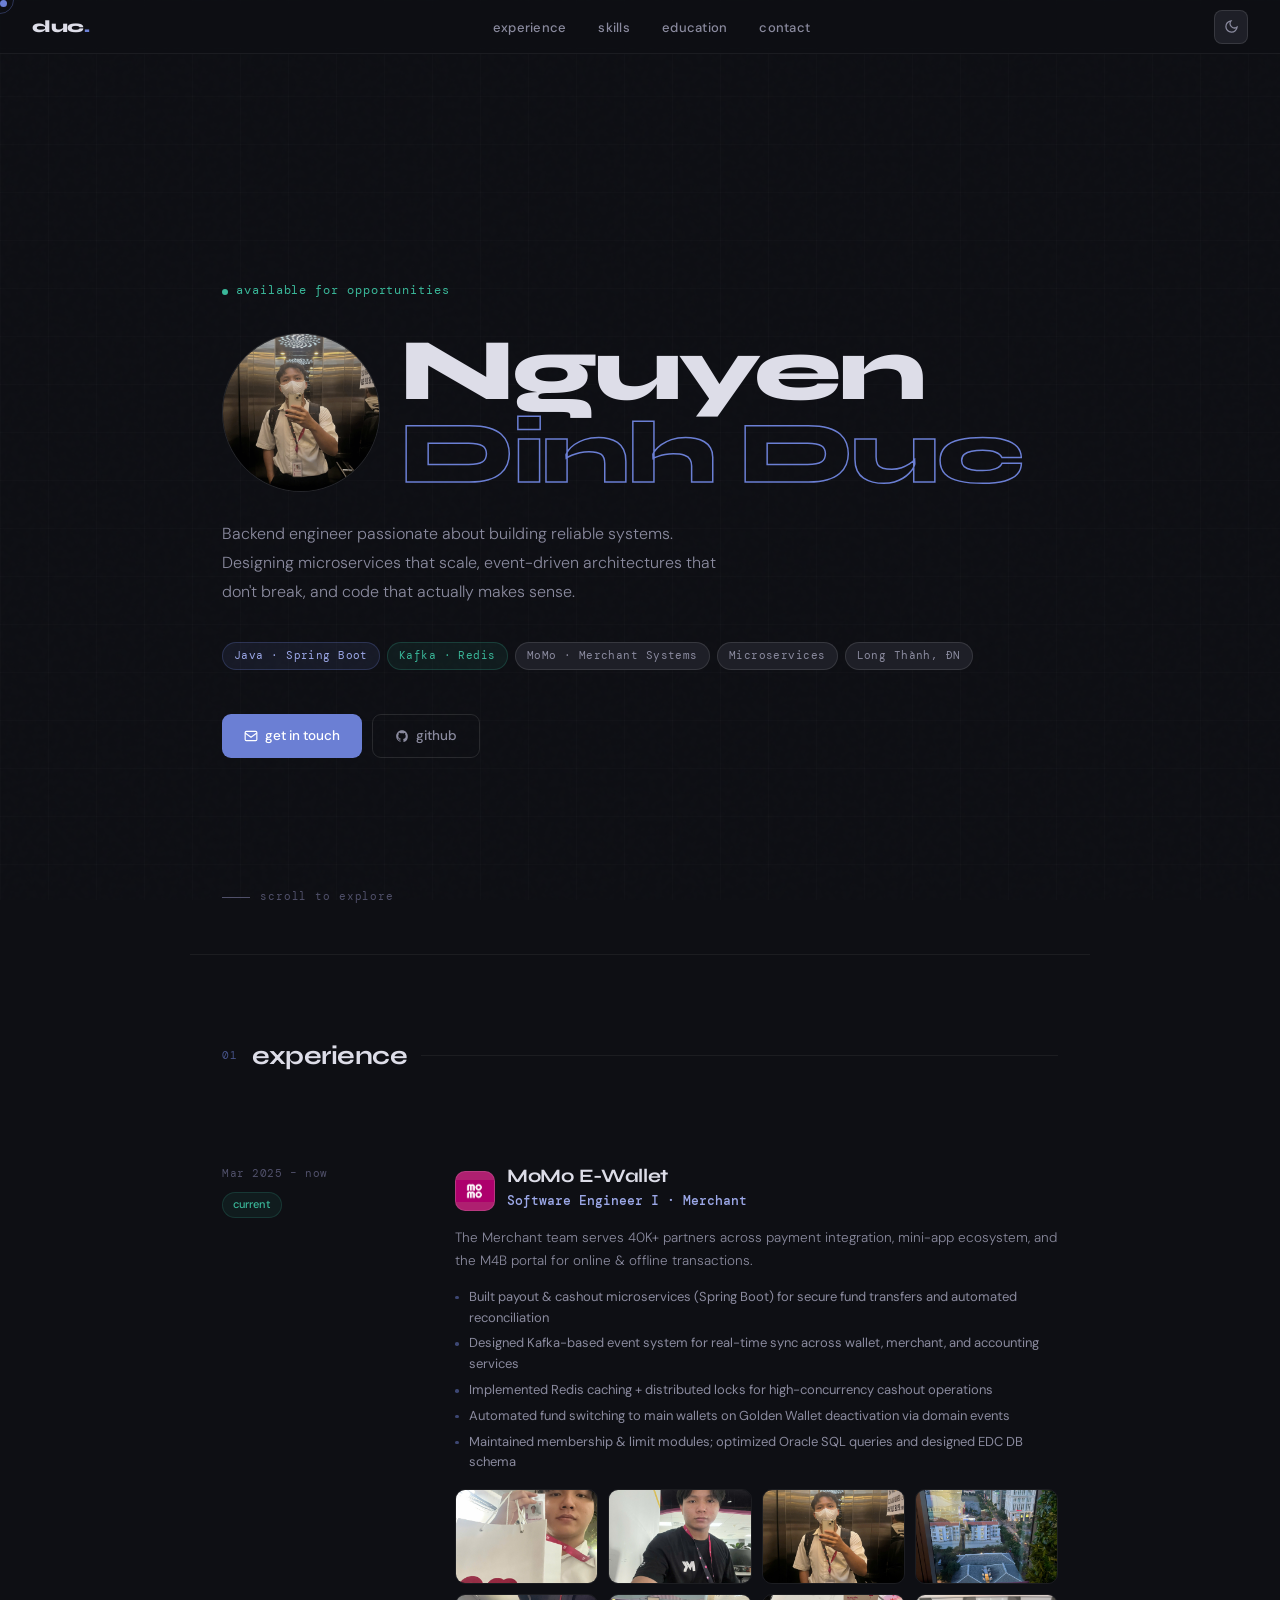
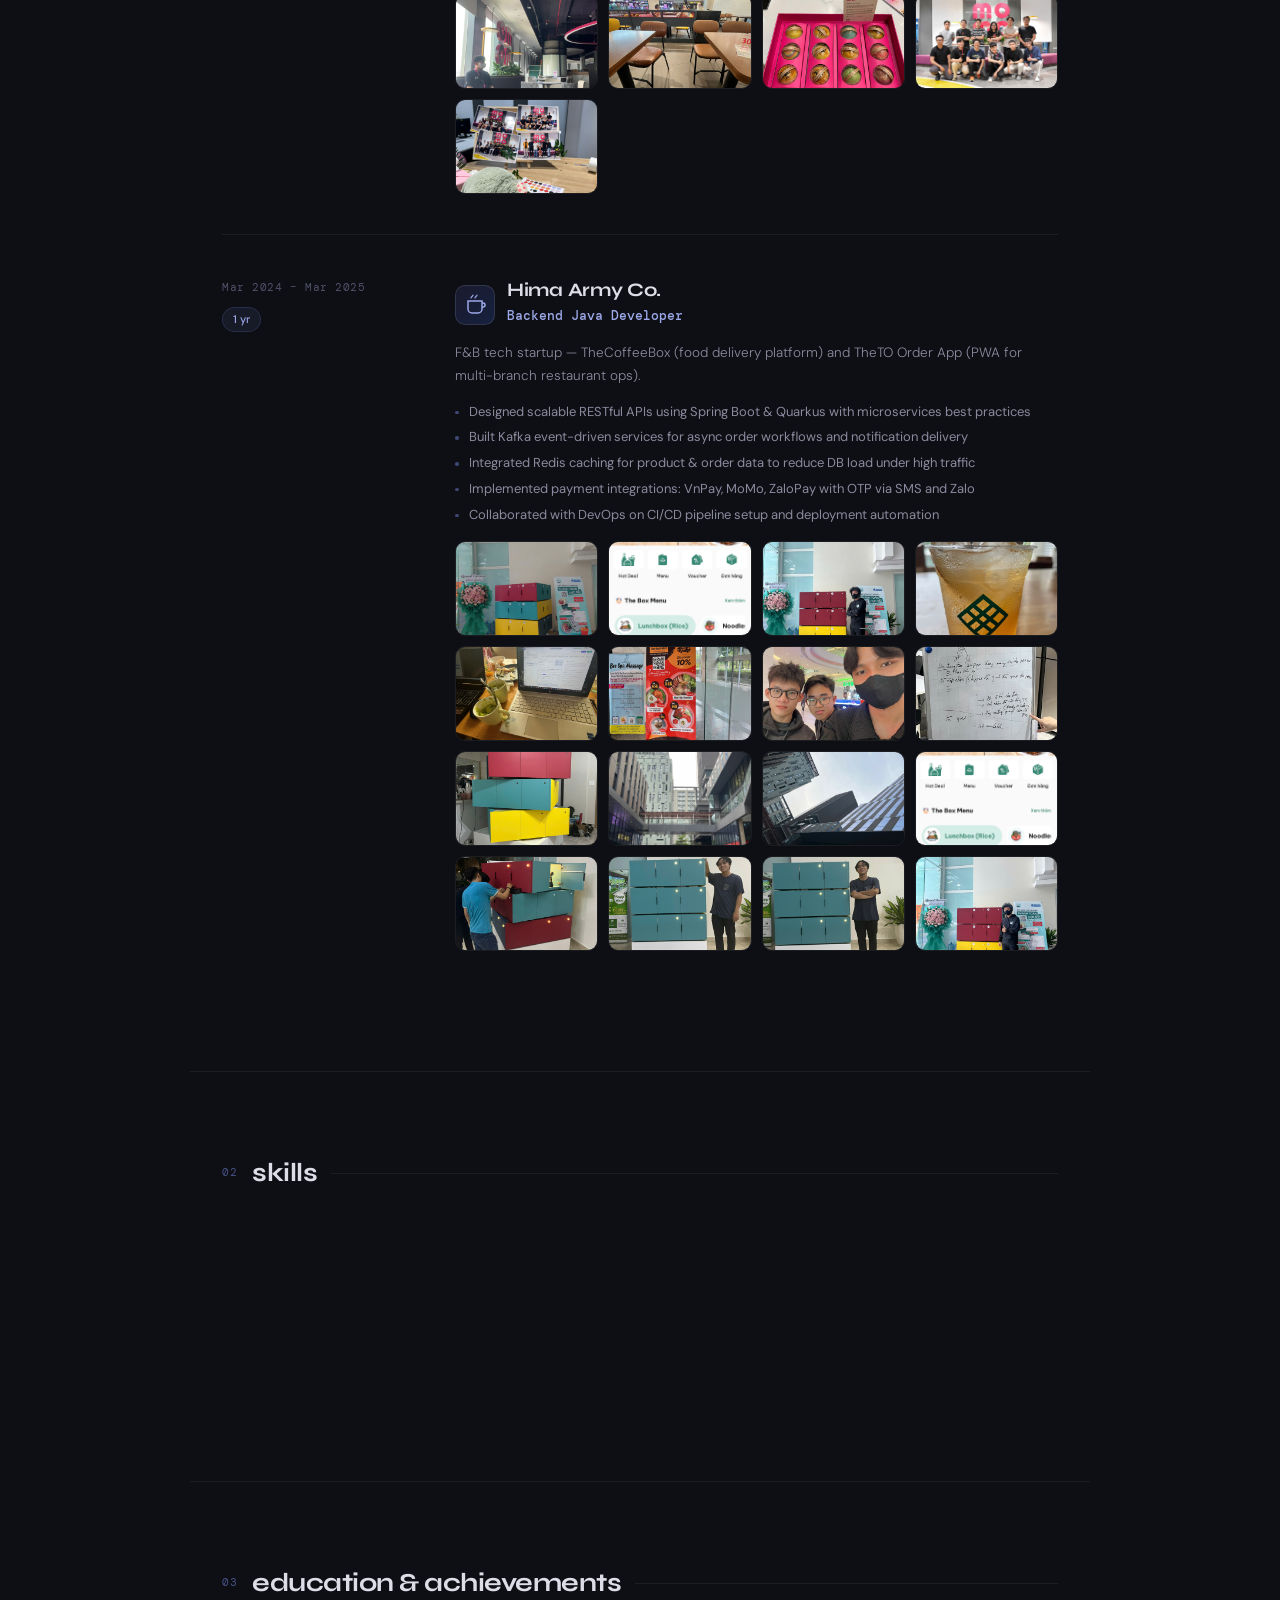
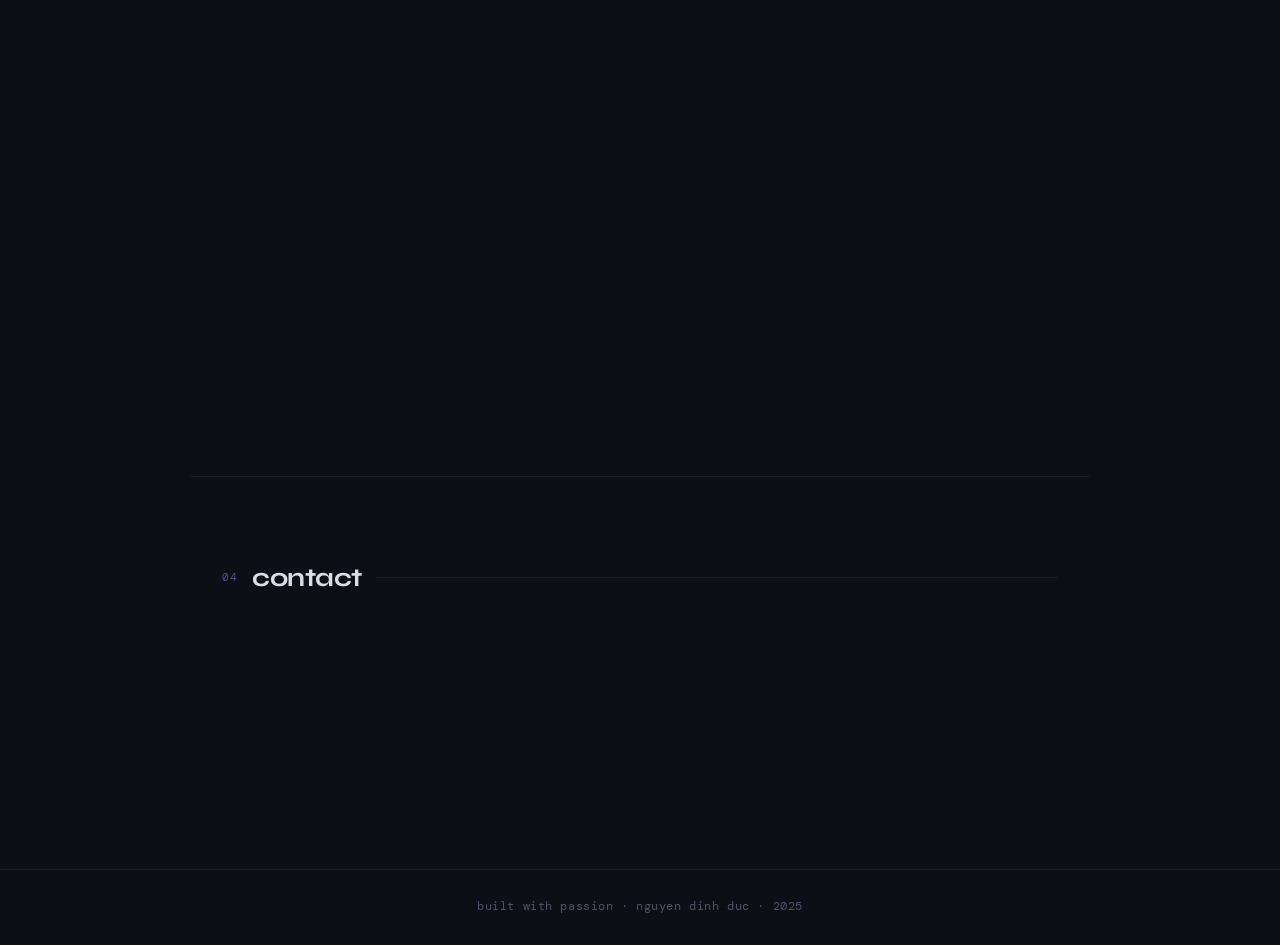
<file: index.html>
<!DOCTYPE html>
<html lang="vi" data-theme="dark">
<head>
<meta charset="UTF-8">
<meta name="viewport" content="width=device-width, initial-scale=1.0">
<title>Nguyen Dinh Duc — Backend Engineer</title>
<link rel="preconnect" href="https://fonts.googleapis.com">
<link href="https://fonts.googleapis.com/css2?family=Syne:wght@400;500;600;700;800&family=DM+Mono:ital,wght@0,400;0,500;1,400&family=DM+Sans:ital,opsz,wght@0,9..40,300;0,9..40,400;0,9..40,500;1,9..40,300&display=swap" rel="stylesheet">
<style>
:root {
  --bg: #0e0f14;
  --bg2: #13141a;
  --bg3: #18191f;
  --surface: #1e1f27;
  --surface2: #252630;
  --border: rgba(255,255,255,0.06);
  --border2: rgba(255,255,255,0.11);
  --text: #dddde8;
  --text2: #8a8a9e;
  --text3: #50506a;
  --accent: #6b7fd4;
  --accent2: #9ca8e8;
  --accent-bg: rgba(107,127,212,0.1);
  --teal: #3ab89a;
  --teal-bg: rgba(58,184,154,0.08);
  --amber: #d4923a;
  --amber-bg: rgba(212,146,58,0.1);
  --glow: none;
}
[data-theme="light"] {
  --bg: #f6f6f4;
  --bg2: #f0f0ee;
  --bg3: #e9e9e6;
  --surface: #ffffff;
  --surface2: #f4f4f2;
  --border: rgba(0,0,0,0.07);
  --border2: rgba(0,0,0,0.12);
  --text: #1e1e2e;
  --text2: #58586e;
  --text3: #94949e;
  --accent: #5262b8;
  --accent2: #6b7fd4;
  --accent-bg: rgba(82,98,184,0.08);
  --teal: #1a9478;
  --teal-bg: rgba(26,148,120,0.08);
  --amber: #b07828;
  --amber-bg: rgba(176,120,40,0.08);
}
*, *::before, *::after { box-sizing: border-box; margin: 0; padding: 0; }
html { scroll-behavior: smooth; }
body {
  font-family: 'DM Sans', sans-serif;
  background: var(--bg);
  color: var(--text);
  line-height: 1.6;
  overflow-x: hidden;
}

.cursor { width: 7px; height: 7px; background: var(--accent); border-radius: 50%; position: fixed; pointer-events: none; z-index: 9999; top: 0; left: 0; }
.cursor-ring { width: 28px; height: 28px; border: 1px solid rgba(107,127,212,0.35); border-radius: 50%; position: fixed; pointer-events: none; z-index: 9998; transition: all 0.08s ease; top: 0; left: 0; }

nav {
  position: sticky; top: 0; z-index: 100;
  background: rgba(14,15,20,0.82);
  backdrop-filter: blur(18px);
  border-bottom: 1px solid var(--border);
  padding: 0 2rem;
  display: flex; align-items: center; justify-content: space-between;
  height: 54px;
}
[data-theme="light"] nav { background: rgba(246,246,244,0.88); }
.nav-logo { font-family: 'Syne', sans-serif; font-weight: 800; font-size: 17px; color: var(--text); text-decoration: none; letter-spacing: -0.5px; }
.nav-logo span { color: var(--accent); }
.nav-links { display: flex; gap: 2rem; list-style: none; }
.nav-links a { font-size: 13px; font-weight: 500; color: var(--text2); text-decoration: none; letter-spacing: 0.02em; transition: color 0.2s; }
.nav-links a:hover { color: var(--text); }
.nav-right { display: flex; align-items: center; gap: 10px; }
.theme-btn { width: 34px; height: 34px; border: 1px solid var(--border2); border-radius: 8px; background: var(--surface); cursor: pointer; display: flex; align-items: center; justify-content: center; transition: all 0.2s; color: var(--text2); }
.theme-btn:hover { background: var(--surface2); color: var(--text); }
.theme-btn svg { width: 15px; height: 15px; }

/* HERO */
.hero { min-height: 100vh; display: flex; flex-direction: column; justify-content: center; padding: 6rem 2rem 4rem; max-width: 900px; margin: 0 auto; position: relative; }
.hero-eyebrow { display: inline-flex; align-items: center; gap: 8px; font-family: 'DM Mono', monospace; font-size: 11.5px; color: var(--teal); letter-spacing: 0.08em; margin-bottom: 1.75rem; opacity: 0; animation: fadeUp 0.6s ease 0.1s forwards; }
.dot-live { width: 6px; height: 6px; background: var(--teal); border-radius: 50%; animation: pulse 2.5s infinite; }
@keyframes pulse { 0%, 100% { opacity: 1; } 50% { opacity: 0.35; } }
.hero-name { font-family: 'Syne', sans-serif; font-weight: 800; font-size: clamp(48px, 7.5vw, 88px); line-height: 0.95; letter-spacing: -2.5px; color: var(--text); margin-bottom: 1.5rem; opacity: 0; animation: fadeUp 0.7s ease 0.2s forwards; }
.hero-name .highlight { color: transparent; -webkit-text-stroke: 1.5px var(--accent); }
.hero-desc { font-size: 16px; color: var(--text2); max-width: 500px; line-height: 1.8; margin-bottom: 2.25rem; font-weight: 300; opacity: 0; animation: fadeUp 0.7s ease 0.35s forwards; }
.hero-chips { display: flex; flex-wrap: wrap; gap: 7px; margin-bottom: 2.75rem; opacity: 0; animation: fadeUp 0.7s ease 0.45s forwards; }
.chip { font-family: 'DM Mono', monospace; font-size: 11px; padding: 4px 11px; border-radius: 100px; border: 1px solid var(--border2); color: var(--text2); background: var(--surface); letter-spacing: 0.04em; }
.chip.accent { background: var(--accent-bg); border-color: rgba(107,127,212,0.25); color: var(--accent2); }
.chip.teal { background: var(--teal-bg); border-color: rgba(58,184,154,0.22); color: var(--teal); }
.hero-actions { display: flex; gap: 10px; flex-wrap: wrap; opacity: 0; animation: fadeUp 0.7s ease 0.55s forwards; }
.btn-primary { display: inline-flex; align-items: center; gap: 7px; padding: 10px 22px; background: var(--accent); color: #fff; border: none; border-radius: 9px; font-size: 13.5px; font-weight: 500; text-decoration: none; cursor: pointer; transition: all 0.2s; font-family: 'DM Sans', sans-serif; }
.btn-primary:hover { opacity: 0.88; transform: translateY(-1px); }
.btn-ghost { display: inline-flex; align-items: center; gap: 7px; padding: 10px 22px; background: transparent; color: var(--text2); border: 1px solid var(--border2); border-radius: 9px; font-size: 13.5px; font-weight: 500; text-decoration: none; cursor: pointer; transition: all 0.2s; font-family: 'DM Sans', sans-serif; }
.btn-ghost:hover { border-color: var(--accent); color: var(--accent2); }
.hero-scroll { position: absolute; bottom: 3rem; left: 2rem; display: flex; align-items: center; gap: 10px; font-family: 'DM Mono', monospace; font-size: 11px; color: var(--text3); letter-spacing: 0.08em; opacity: 0; animation: fadeUp 0.7s ease 0.8s forwards; }
.scroll-line { width: 28px; height: 1px; background: var(--text3); animation: scrollLine 2s ease infinite; }
@keyframes scrollLine { 0%, 100% { width: 28px; opacity: 1; } 50% { width: 14px; opacity: 0.4; } }
@keyframes fadeUp { from { opacity: 0; transform: translateY(18px); } to { opacity: 1; transform: translateY(0); } }

/* SECTIONS */
section { max-width: 900px; margin: 0 auto; padding: 5rem 2rem; border-top: 1px solid var(--border); }
.section-header { display: flex; align-items: center; gap: 14px; margin-bottom: 2.75rem; }
.section-num { font-family: 'DM Mono', monospace; font-size: 11px; color: var(--accent); letter-spacing: 0.1em; opacity: 0.6; }
.section-title { font-family: 'Syne', sans-serif; font-size: 26px; font-weight: 700; letter-spacing: -0.5px; color: var(--text); }
.section-line { flex: 1; height: 1px; background: var(--border); }

/* EXPERIENCE */
.exp-timeline { display: flex; flex-direction: column; }
.exp-item { display: grid; grid-template-columns: 1fr 3fr; gap: 2rem; padding: 2.5rem 0; border-bottom: 1px solid var(--border); opacity: 0; transform: translateY(20px); transition: opacity 0.5s ease, transform 0.5s ease; }
.exp-item.visible { opacity: 1; transform: translateY(0); }
.exp-item:last-child { border-bottom: none; }
.exp-meta { padding-top: 4px; }
.exp-period { font-family: 'DM Mono', monospace; font-size: 11px; color: var(--text3); letter-spacing: 0.05em; margin-bottom: 8px; }
.exp-badge { display: inline-block; font-size: 11px; padding: 3px 10px; border-radius: 100px; background: var(--teal-bg); color: var(--teal); border: 1px solid rgba(58,184,154,0.18); font-weight: 500; }
.exp-badge.current { animation: badgePulse 3.5s ease infinite; }
@keyframes badgePulse { 0%, 100% { box-shadow: 0 0 0 0 rgba(58,184,154,0.25); } 50% { box-shadow: 0 0 0 5px rgba(58,184,154,0); } }

/* Company logo area */
.exp-company-header { display: flex; align-items: center; gap: 12px; margin-bottom: 6px; }
.company-logo {
  width: 40px; height: 40px;
  border-radius: 10px;
  border: 1px solid var(--border2);
  background: var(--surface2);
  overflow: hidden;
  flex-shrink: 0;
  display: flex; align-items: center; justify-content: center;
}
.company-logo img { width: 100%; height: 100%; object-fit: contain; }
.company-logo-fallback {
  font-family: 'Syne', sans-serif;
  font-weight: 800;
  font-size: 13px;
  color: var(--accent2);
  letter-spacing: -0.5px;
}

/* MoMo logo SVG */
.logo-momo { background: #ae2070; }
.logo-momo-text { color: #fff; font-family: 'Syne', sans-serif; font-weight: 800; font-size: 12px; letter-spacing: -0.5px; }
.logo-hima { background: linear-gradient(135deg, #1a1a2e 0%, #16213e 100%); }
.logo-hima-text { color: #e0e0ff; }

.exp-company { font-family: 'Syne', sans-serif; font-size: 19px; font-weight: 700; color: var(--text); letter-spacing: -0.3px; }
.exp-role { font-size: 12.5px; color: var(--accent2); font-weight: 500; margin-bottom: 10px; font-family: 'DM Mono', monospace; }
.exp-desc { font-size: 13.5px; color: var(--text2); line-height: 1.7; margin-bottom: 14px; font-weight: 300; }
.exp-bullets { list-style: none; display: flex; flex-direction: column; gap: 5px; }
.exp-bullets li { font-size: 13px; color: var(--text2); padding-left: 14px; position: relative; line-height: 1.6; }
.exp-bullets li::before { content: ''; position: absolute; left: 0; top: 9px; width: 3.5px; height: 3.5px; border-radius: 50%; background: var(--accent); opacity: 0.5; }

/* Company screenshot / preview */
.exp-preview {
  margin-top: 18px;
  border-radius: 10px;
  border: 1px solid var(--border);
  overflow: hidden;
  background: var(--surface);
}
.exp-preview-bar {
  background: var(--surface2);
  padding: 7px 12px;
  display: flex;
  align-items: center;
  gap: 6px;
  border-bottom: 1px solid var(--border);
}
.preview-dot { width: 8px; height: 8px; border-radius: 50%; }
.preview-url {
  font-family: 'DM Mono', monospace;
  font-size: 10.5px;
  color: var(--text3);
  margin-left: 6px;
  flex: 1;
  background: var(--bg3);
  border-radius: 4px;
  padding: 3px 8px;
  border: 1px solid var(--border);
}
.exp-preview-content {
  padding: 16px;
  display: grid;
  grid-template-columns: 1fr 1fr;
  gap: 10px;
}
.preview-stat {
  background: var(--bg3);
  border-radius: 8px;
  padding: 12px 14px;
  border: 1px solid var(--border);
}
.preview-stat-num { font-family: 'Syne', sans-serif; font-weight: 700; font-size: 20px; color: var(--text); letter-spacing: -0.5px; }
.preview-stat-label { font-size: 11px; color: var(--text3); font-family: 'DM Mono', monospace; margin-top: 2px; }
.preview-stat-delta { font-size: 11px; color: var(--teal); font-family: 'DM Mono', monospace; margin-top: 4px; }

/* Mini spark bar */
.spark-bar {
  display: flex; align-items: flex-end; gap: 2px; height: 28px; margin-top: 8px;
}
.spark-bar span {
  flex: 1; background: var(--accent); opacity: 0.25; border-radius: 2px;
  transition: opacity 0.2s;
}
.spark-bar span.hi { opacity: 0.7; background: var(--teal); }

/* F&B preview */
.exp-preview-content.fnb { grid-template-columns: 1fr; gap: 8px; }
.order-row { display: flex; align-items: center; justify-content: space-between; padding: 9px 12px; background: var(--bg3); border-radius: 7px; border: 1px solid var(--border); font-size: 12.5px; }
.order-name { color: var(--text2); }
.order-badge { font-size: 10.5px; padding: 2px 8px; border-radius: 100px; font-family: 'DM Mono', monospace; font-weight: 500; }
.order-badge.paid { background: var(--teal-bg); color: var(--teal); border: 1px solid rgba(58,184,154,0.2); }
.order-badge.processing { background: var(--amber-bg); color: var(--amber); border: 1px solid rgba(212,146,58,0.2); }
.order-badge.new { background: var(--accent-bg); color: var(--accent2); border: 1px solid rgba(107,127,212,0.2); }
.order-price { color: var(--text); font-weight: 500; font-size: 12.5px; }

/* SKILLS */
.skills-grid { display: grid; grid-template-columns: repeat(auto-fit, minmax(196px, 1fr)); gap: 14px; }
.skill-group { background: var(--surface); border: 1px solid var(--border); border-radius: 13px; padding: 1.15rem; opacity: 0; transform: translateY(18px); transition: opacity 0.5s ease, transform 0.5s ease, border-color 0.2s; }
.skill-group:hover { border-color: var(--border2); }
.skill-group.visible { opacity: 1; transform: translateY(0); }
.skill-group-label { font-family: 'DM Mono', monospace; font-size: 10px; color: var(--text3); letter-spacing: 0.1em; margin-bottom: 11px; text-transform: uppercase; }
.skill-items { display: flex; flex-wrap: wrap; gap: 5px; }
.skill-pill { font-size: 12px; padding: 4px 10px; border-radius: 100px; background: var(--bg3); border: 1px solid var(--border); color: var(--text2); font-weight: 500; transition: all 0.2s; }
.skill-pill:hover { background: var(--accent-bg); border-color: rgba(107,127,212,0.25); color: var(--accent2); }
.skill-pill.featured { background: var(--accent-bg); border-color: rgba(107,127,212,0.25); color: var(--accent2); }

/* EDUCATION */
.edu-grid { display: grid; grid-template-columns: repeat(auto-fit, minmax(250px, 1fr)); gap: 14px; }
.edu-card { background: var(--surface); border: 1px solid var(--border); border-radius: 13px; padding: 1.4rem; opacity: 0; transform: translateY(18px); transition: opacity 0.5s ease, transform 0.5s ease, border-color 0.2s; }
.edu-card:hover { border-color: var(--border2); }
.edu-card.visible { opacity: 1; transform: translateY(0); }
.edu-icon { width: 38px; height: 38px; border-radius: 9px; background: var(--accent-bg); border: 1px solid rgba(107,127,212,0.18); display: flex; align-items: center; justify-content: center; margin-bottom: 1rem; }
.edu-icon svg { width: 18px; height: 18px; color: var(--accent2); }
.edu-school { font-family: 'Syne', sans-serif; font-size: 16px; font-weight: 700; color: var(--text); margin-bottom: 3px; }
.edu-degree { font-size: 13px; color: var(--text2); margin-bottom: 7px; }
.edu-period { font-family: 'DM Mono', monospace; font-size: 11px; color: var(--text3); letter-spacing: 0.05em; }
.edu-status { display: inline-block; margin-top: 9px; font-size: 11px; padding: 3px 10px; border-radius: 100px; background: var(--amber-bg); color: var(--amber); border: 1px solid rgba(212,146,58,0.2); font-weight: 500; }
.award-card { background: var(--surface); border: 1px solid var(--border); border-radius: 14px; padding: 1.75rem; display: flex; align-items: center; gap: 1.25rem; opacity: 0; transform: translateY(18px); transition: opacity 0.5s ease, transform 0.5s ease; }
.award-card.visible { opacity: 1; transform: translateY(0); }
.award-trophy { width: 50px; height: 50px; background: var(--amber-bg); border: 1px solid rgba(212,146,58,0.2); border-radius: 12px; display: flex; align-items: center; justify-content: center; flex-shrink: 0; font-size: 22px; }
.award-title { font-family: 'Syne', sans-serif; font-size: 16.5px; font-weight: 700; color: var(--text); margin-bottom: 5px; }
.award-sub { font-size: 13px; color: var(--text2); font-weight: 300; }

/* CONTACT */
.contact-grid { display: grid; grid-template-columns: repeat(auto-fit, minmax(175px, 1fr)); gap: 10px; }
.contact-card { display: flex; align-items: center; gap: 11px; padding: 0.9rem 1.15rem; background: var(--surface); border: 1px solid var(--border); border-radius: 11px; text-decoration: none; color: var(--text2); font-size: 13px; font-weight: 500; transition: all 0.2s; opacity: 0; transform: translateY(14px); }
.contact-card:hover { border-color: var(--border2); color: var(--text); transform: translateY(-1px); background: var(--surface2); }
.contact-card.visible { opacity: 1; transform: translateY(0); }
.contact-card svg { width: 15px; height: 15px; flex-shrink: 0; color: var(--accent2); }
.contact-info { display: flex; flex-direction: column; gap: 1px; }
.contact-label { font-size: 10px; color: var(--text3); text-transform: uppercase; letter-spacing: 0.05em; }

footer { border-top: 1px solid var(--border); padding: 1.75rem 2rem; text-align: center; font-family: 'DM Mono', monospace; font-size: 11.5px; color: var(--text3); letter-spacing: 0.05em; }

body::before { content: ''; position: fixed; inset: 0; background-image: url("data:image/svg+xml,%3Csvg viewBox='0 0 200 200' xmlns='http://www.w3.org/2000/svg'%3E%3Cfilter id='n'%3E%3CfeTurbulence type='fractalNoise' baseFrequency='0.65' numOctaves='3' stitchTiles='stitch'/%3E%3C/filter%3E%3Crect width='100%25' height='100%25' filter='url(%23n)' opacity='1'/%3E%3C/svg%3E"); opacity: 0.015; pointer-events: none; z-index: 1; }
.bg-grid { position: fixed; inset: 0; background-image: linear-gradient(var(--border) 1px, transparent 1px), linear-gradient(90deg, var(--border) 1px, transparent 1px); background-size: 48px 48px; pointer-events: none; z-index: 0; opacity: 0.3; }
main { position: relative; z-index: 2; }

@media (max-width: 640px) {
  .exp-item { grid-template-columns: 1fr; gap: 0.75rem; }
  .nav-links { display: none; }
  .hero-name { letter-spacing: -1px; }
  .exp-preview-content { grid-template-columns: 1fr; }
}

.exp-gallery {
  display: grid;
  grid-template-columns: repeat(auto-fit, minmax(120px, 1fr));
  gap: 10px;
  margin-top: 16px;
}

.exp-gallery img {
  width: 100%;
  height: 95px;
  object-fit: cover;
  border-radius: 10px;
  border: 1px solid var(--border);
  cursor: pointer;
  transition: all 0.25s ease;
}

.exp-gallery img:hover {
  transform: scale(1.06);
  border-color: var(--accent);
}

/* avatar */
.hero-name {
  display: flex;
  align-items: center;
  gap: 20px;
  flex-wrap: wrap;            /* 👈 FIX tràn mobile */
}

.hero-name > div {
  min-width: 0;               /* 👈 FIX flex overflow */
}

.hero-avatar {
  height: 1.8em;
  width: 1.8em;
  border-radius: 50%;
  object-fit: cover;

  opacity: 0.9;
  filter: grayscale(20%);
  border: 1px solid var(--border2);

  flex-shrink: 0;
}

.hero-avatar:hover {
  opacity: 1;
  filter: none;
  transition: 0.2s;
}

@media (max-width: 640px) {
  .hero-name {
    /* Giảm kích thước chữ trên mobile để không bị tràn */
    font-size: clamp(34px, 10vw, 48px) !important; 
    letter-spacing: -1px;
    line-height: 1.1;
    gap: 12px;
  }
}
</style>
</head>
<body>
<div class="bg-grid"></div>
<div class="cursor" id="cursor"></div>
<div class="cursor-ring" id="cursorRing"></div>

<nav>
  <a href="#" class="nav-logo">duc<span>.</span></a>
  <ul class="nav-links">
    <li><a href="#experience">experience</a></li>
    <li><a href="#skills">skills</a></li>
    <li><a href="#education">education</a></li>
    <li><a href="#contact">contact</a></li>
  </ul>
  <div class="nav-right">
    <button class="theme-btn" id="themeBtn" title="toggle theme">
      <svg id="themeIcon" fill="none" stroke="currentColor" stroke-width="2" viewBox="0 0 24 24">
        <path d="M21 12.79A9 9 0 1111.21 3 7 7 0 0021 12.79z"/>
      </svg>
    </button>
  </div>
</nav>

<main>
  <div class="hero">
    <div class="hero-eyebrow">
      <span class="dot-live"></span>
      available for opportunities
    </div>
    <h1 class="hero-name">
      <img src="images/momo3.jpg" class="hero-avatar" />
      <div>
        Nguyen<br><span class="highlight">Dinh Duc</span>
      </div>
    </h1>
    <p class="hero-desc">
      Backend engineer passionate about building reliable systems. Designing microservices that scale, event-driven architectures that don't break, and code that actually makes sense.
    </p>
    <div class="hero-chips">
      <span class="chip accent">Java · Spring Boot</span>
      <span class="chip teal">Kafka · Redis</span>
      <span class="chip">MoMo · Merchant Systems</span>
      <span class="chip">Microservices</span>
      <span class="chip">Long Thành, ĐN</span>
    </div>
    <div class="hero-actions">
      <a href="mailto:dinhduclt03@gmail.com" class="btn-primary">
        <svg width="14" height="14" fill="none" stroke="currentColor" stroke-width="2" viewBox="0 0 24 24"><rect x="2" y="4" width="20" height="16" rx="2"/><path d="M2 7l10 7 10-7"/></svg>
        get in touch
      </a>
      <a href="https://github.com/ducn03" target="_blank" class="btn-ghost">
        <svg width="14" height="14" fill="currentColor" viewBox="0 0 24 24"><path d="M12 2C6.48 2 2 6.58 2 12.26c0 4.53 2.87 8.37 6.84 9.73.5.09.68-.22.68-.49v-1.7c-2.78.62-3.37-1.37-3.37-1.37-.45-1.18-1.1-1.5-1.1-1.5-.9-.63.07-.62.07-.62 1 .07 1.52 1.05 1.52 1.05.88 1.55 2.3 1.1 2.87.84.09-.65.35-1.1.63-1.35-2.22-.26-4.56-1.14-4.56-5.07 0-1.12.39-2.03 1.03-2.75-.1-.26-.45-1.3.1-2.71 0 0 .84-.28 2.75 1.05A9.4 9.4 0 0112 7.44c.85 0 1.7.12 2.5.34 1.9-1.33 2.74-1.05 2.74-1.05.55 1.41.2 2.45.1 2.71.64.72 1.03 1.63 1.03 2.75 0 3.94-2.34 4.81-4.57 5.06.36.32.68.94.68 1.9v2.82c0 .27.18.59.69.49A10.26 10.26 0 0022 12.26C22 6.58 17.52 2 12 2z"/></svg>
        github
      </a>
    </div>
    <div class="hero-scroll">
      <span class="scroll-line"></span>
      scroll to explore
    </div>
  </div>

  <section id="experience">
    <div class="section-header">
      <span class="section-num">01</span>
      <h2 class="section-title">experience</h2>
      <div class="section-line"></div>
    </div>
    <div class="exp-timeline">

      <!-- MoMo -->
      <div class="exp-item reveal">
        <div class="exp-meta">
          <div class="exp-period">Mar 2025 – now</div>
          <div class="exp-badge current">current</div>
        </div>
        <div>
          <div class="exp-company-header">
            <div class="company-logo logo-momo">
              <!-- MoMo logo: pink background, "M" wordmark style -->
              
              <img src="images/momo-logo.png" alt="">
            </div>
            <div>
              <div class="exp-company">MoMo E-Wallet</div>
              <div class="exp-role">Software Engineer I · Merchant</div>
            </div>
          </div>
          <p class="exp-desc">The Merchant team serves 40K+ partners across payment integration, mini-app ecosystem, and the M4B portal for online & offline transactions.</p>
          <ul class="exp-bullets">
            <li>Built payout & cashout microservices (Spring Boot) for secure fund transfers and automated reconciliation</li>
            <li>Designed Kafka-based event system for real-time sync across wallet, merchant, and accounting services</li>
            <li>Implemented Redis caching + distributed locks for high-concurrency cashout operations</li>
            <li>Automated fund switching to main wallets on Golden Wallet deactivation via domain events</li>
            <li>Maintained membership & limit modules; optimized Oracle SQL queries and designed EDC DB schema</li>
          </ul>

          <!-- Merchant dashboard preview -->
          <div class="exp-gallery">
            <img src="images/momo1.jpg" alt="">
            <img src="images/momo2.jpg" alt="">
            <img src="images/momo3.jpg" alt="">
            <img src="images/momo4.jpg" alt="">
            <img src="images/momo6.jpg" alt="">
            <img src="images/momo7.jpg" alt="">
            <img src="images/momo8.jpg" alt="">
            <img src="images/momo9.jpg" alt="">
            <img src="images/momo10.jpg" alt="">
          </div>
        </div>
      </div>

      <!-- Hima Army -->
      <div class="exp-item reveal">
        <div class="exp-meta">
          <div class="exp-period">Mar 2024 – Mar 2025</div>
          <div class="exp-badge" style="background:var(--accent-bg);color:var(--accent2);border-color:rgba(107,127,212,0.2)">1 yr</div>
        </div>
        <div>
          <div class="exp-company-header">
            <div class="company-logo logo-hima">
              <svg width="28" height="28" viewBox="0 0 28 28" fill="none" xmlns="http://www.w3.org/2000/svg">
                <!-- Coffee cup icon -->
                <path d="M7 10h14v8a4 4 0 01-4 4H11a4 4 0 01-4-4v-8z" stroke="#9ca8e8" stroke-width="1.5" fill="none"/>
                <path d="M21 12h1a2 2 0 110 4h-1" stroke="#9ca8e8" stroke-width="1.5" fill="none"/>
                <path d="M10 7c0-1.5 2-1.5 2-3" stroke="#9ca8e8" stroke-width="1.2" stroke-linecap="round" fill="none"/>
                <path d="M14 7c0-1.5 2-1.5 2-3" stroke="#9ca8e8" stroke-width="1.2" stroke-linecap="round" fill="none"/>
              </svg>
            </div>
            <div>
              <div class="exp-company">Hima Army Co.</div>
              <div class="exp-role">Backend Java Developer</div>
            </div>
          </div>
          <p class="exp-desc">F&B tech startup — TheCoffeeBox (food delivery platform) and TheTO Order App (PWA for multi-branch restaurant ops).</p>
          <ul class="exp-bullets">
            <li>Designed scalable RESTful APIs using Spring Boot & Quarkus with microservices best practices</li>
            <li>Built Kafka event-driven services for async order workflows and notification delivery</li>
            <li>Integrated Redis caching for product & order data to reduce DB load under high traffic</li>
            <li>Implemented payment integrations: VnPay, MoMo, ZaloPay with OTP via SMS and Zalo</li>
            <li>Collaborated with DevOps on CI/CD pipeline setup and deployment automation</li>
          </ul>

          <!-- F&B order preview -->
          <div class="exp-gallery">
            <img src="images/hima16.jpg" alt="">
            <img src="images/hima9.jpg" alt="">
            <img src="images/hima15.jpg" alt="">
            <img src="images/hima.jpg" alt="">
            <img src="images/hima2.jpg" alt="">
            <img src="images/hima3.jpg" alt="">
            <img src="images/hima4.jpg" alt="">
            <img src="images/hima5.jpg" alt="">
            <img src="images/hima6.jpg" alt="">
            <img src="images/hima7.jpg" alt="">
            <img src="images/hima8.jpg" alt="">
            <img src="images/hima9.jpg" alt="">
            <img src="images/hima10.jpg" alt="">
            <img src="images/hima11.jpg" alt="">
            <img src="images/hima12.jpg" alt="">
            <img src="images/hima13.jpg" alt="">

          </div>
        </div>
      </div>
    </div>
  </section>

  <section id="skills">
    <div class="section-header">
      <span class="section-num">02</span>
      <h2 class="section-title">skills</h2>
      <div class="section-line"></div>
    </div>
    <div class="skills-grid">
      <div class="skill-group reveal">
        <div class="skill-group-label">languages & frameworks</div>
        <div class="skill-items">
          <span class="skill-pill featured">Java</span>
          <span class="skill-pill featured">Spring Boot</span>
          <span class="skill-pill">Quarkus</span>
        </div>
      </div>
      <div class="skill-group reveal">
        <div class="skill-group-label">databases</div>
        <div class="skill-items">
          <span class="skill-pill featured">MySQL</span>
          <span class="skill-pill featured">Oracle</span>
          <span class="skill-pill">MongoDB</span>
        </div>
      </div>
      <div class="skill-group reveal">
        <div class="skill-group-label">infrastructure</div>
        <div class="skill-items">
          <span class="skill-pill featured">Redis</span>
          <span class="skill-pill featured">Kafka</span>
          <span class="skill-pill">CI/CD</span>
        </div>
      </div>
      <div class="skill-group reveal">
        <div class="skill-group-label">architecture & design</div>
        <div class="skill-items">
          <span class="skill-pill featured">Microservices</span>
          <span class="skill-pill featured">Event-Driven</span>
          <span class="skill-pill">OOP</span>
          <span class="skill-pill">Monolithic</span>
        </div>
      </div>
    </div>
  </section>

  <section id="education">
    <div class="section-header">
      <span class="section-num">03</span>
      <h2 class="section-title">education & achievements</h2>
      <div class="section-line"></div>
    </div>
    <div class="edu-grid" style="margin-bottom: 1.75rem;">
      <div class="edu-card reveal">
        <div class="edu-icon">
          <svg fill="none" stroke="currentColor" stroke-width="1.5" viewBox="0 0 24 24"><path d="M12 14l9-5-9-5-9 5 9 5z"/><path d="M12 14l6.16-3.422a12.083 12.083 0 01.665 6.479A11.952 11.952 0 0012 20.055a11.952 11.952 0 00-6.824-2.998 12.078 12.078 0 01.665-6.479L12 14z"/></svg>
        </div>
        <div class="edu-school">FPT – APTECH</div>
        <div class="edu-degree">Information Technology & Programming</div>
        <div class="edu-period">2021 – 2023</div>
      </div>
      <div class="edu-card reveal">
        <div class="edu-icon" style="background:var(--amber-bg);border-color:rgba(212,146,58,0.18)">
          <svg fill="none" stroke="currentColor" stroke-width="1.5" viewBox="0 0 24 24" style="color:var(--amber)"><path d="M12 14l9-5-9-5-9 5 9 5z"/><path d="M12 14l6.16-3.422a12.083 12.083 0 01.665 6.479A11.952 11.952 0 0012 20.055a11.952 11.952 0 00-6.824-2.998 12.078 12.078 0 01.665-6.479L12 14z"/></svg>
        </div>
        <div class="edu-school">UIT</div>
        <div class="edu-degree">Đang trong quá trình</div>
        <div class="edu-period">mid 2025 – present</div>
        <div class="edu-status">in progress</div>
      </div>
      <div class="edu-card reveal">
        <div class="edu-icon" style="background:var(--teal-bg);border-color:rgba(58,184,154,0.18)">
          <svg fill="none" stroke="currentColor" stroke-width="1.5" viewBox="0 0 24 24" style="color:var(--teal)"><path d="M9 12l2 2 4-4M7.835 4.697a3.42 3.42 0 001.946-.806 3.42 3.42 0 014.438 0 3.42 3.42 0 001.946.806 3.42 3.42 0 013.138 3.138 3.42 3.42 0 00.806 1.946 3.42 3.42 0 010 4.438 3.42 3.42 0 00-.806 1.946 3.42 3.42 0 01-3.138 3.138 3.42 3.42 0 00-1.946.806 3.42 3.42 0 01-4.438 0 3.42 3.42 0 00-1.946-.806 3.42 3.42 0 01-3.138-3.138 3.42 3.42 0 00-.806-1.946 3.42 3.42 0 010-4.438 3.42 3.42 0 00.806-1.946 3.42 3.42 0 013.138-3.138z"/></svg>
        </div>
        <div class="edu-school">Agile Certificate</div>
        <div class="edu-degree">Managing an Agile Team</div>
        <div class="edu-period">Dec 2022</div>
      </div>
    </div>
    <div class="award-card reveal">
      <div class="award-trophy">🏆</div>
      <div>
        <div class="award-title">2nd place worldwide — TechWiz Competition</div>
        <div class="award-sub">Mobile category · August 2023 · International ranking</div>
      </div>
    </div>
  </section>

  <section id="contact">
    <div class="section-header">
      <span class="section-num">04</span>
      <h2 class="section-title">contact</h2>
      <div class="section-line"></div>
    </div>
    <div class="contact-grid">
      <a href="tel:0937655080" class="contact-card reveal">
        <svg fill="none" stroke="currentColor" stroke-width="1.8" viewBox="0 0 24 24"><path d="M22 16.92v3a2 2 0 01-2.18 2 19.79 19.79 0 01-8.63-3.07A19.5 19.5 0 013.07 9.81 19.79 19.79 0 01.01 1.18 2 2 0 012 .01h3a2 2 0 012 1.72 12.6 12.6 0 00.69 2.79 2 2 0 01-.45 2.11L6.09 7.91a16 16 0 006 6l1.27-1.27a2 2 0 012.11-.45 12.6 12.6 0 002.79.69A2 2 0 0122 14.92z"/></svg>
        <div class="contact-info">
          <span class="contact-label">phone</span>
          <span>0937 655 080</span>
        </div>
      </a>
      <a href="mailto:dinhduclt03@gmail.com" class="contact-card reveal">
        <svg fill="none" stroke="currentColor" stroke-width="1.8" viewBox="0 0 24 24"><rect x="2" y="4" width="20" height="16" rx="2"/><path d="M2 7l10 7 10-7"/></svg>
        <div class="contact-info">
          <span class="contact-label">email</span>
          <span>dinhduclt03@gmail.com</span>
        </div>
      </a>
      <a href="https://github.com/ducn03" target="_blank" class="contact-card reveal">
        <svg fill="currentColor" viewBox="0 0 24 24"><path d="M12 2C6.48 2 2 6.58 2 12.26c0 4.53 2.87 8.37 6.84 9.73.5.09.68-.22.68-.49v-1.7c-2.78.62-3.37-1.37-3.37-1.37-.45-1.18-1.1-1.5-1.1-1.5-.9-.63.07-.62.07-.62 1 .07 1.52 1.05 1.52 1.05.88 1.55 2.3 1.1 2.87.84.09-.65.35-1.1.63-1.35-2.22-.26-4.56-1.14-4.56-5.07 0-1.12.39-2.03 1.03-2.75-.1-.26-.45-1.3.1-2.71 0 0 .84-.28 2.75 1.05A9.4 9.4 0 0112 7.44c.85 0 1.7.12 2.5.34 1.9-1.33 2.74-1.05 2.74-1.05.55 1.41.2 2.45.1 2.71.64.72 1.03 1.63 1.03 2.75 0 3.94-2.34 4.81-4.57 5.06.36.32.68.94.68 1.9v2.82c0 .27.18.59.69.49A10.26 10.26 0 0022 12.26C22 6.58 17.52 2 12 2z"/></svg>
        <div class="contact-info">
          <span class="contact-label">github</span>
          <span>ducn03</span>
        </div>
      </a>
      <a href="https://www.instagram.com/imduc.0906/" target="_blank" class="contact-card reveal">
        <svg fill="none" stroke="currentColor" stroke-width="1.8" viewBox="0 0 24 24"><rect x="2" y="2" width="20" height="20" rx="5"/><path d="M16 11.37A4 4 0 1112.63 8 4 4 0 0116 11.37z"/><line x1="17.5" y1="6.5" x2="17.51" y2="6.5"/></svg>
        <div class="contact-info">
          <span class="contact-label">instagram</span>
          <span>imduc.0906</span>
        </div>
      </a>
      <a href="https://www.facebook.com/dinh.duc.5203141/" target="_blank" class="contact-card reveal">
        <svg fill="currentColor" viewBox="0 0 24 24"><path d="M18 2h-3a5 5 0 00-5 5v3H7v4h3v8h4v-8h3l1-4h-4V7a1 1 0 011-1h3z"/></svg>
        <div class="contact-info">
          <span class="contact-label">facebook</span>
          <span>dinh.duc</span>
        </div>
      </a>
    </div>
  </section>
</main>

<footer>
  built with passion · nguyen dinh duc · 2025
</footer>

<script>
const cursor = document.getElementById('cursor');
const ring = document.getElementById('cursorRing');
let mx = 0, my = 0, rx = 0, ry = 0;
document.addEventListener('mousemove', e => {
  mx = e.clientX; my = e.clientY;
  cursor.style.transform = `translate(${mx - 3.5}px, ${my - 3.5}px)`;
});
(function animRing() {
  rx += (mx - rx) * 0.12;
  ry += (my - ry) * 0.12;
  ring.style.transform = `translate(${rx - 14}px, ${ry - 14}px)`;
  requestAnimationFrame(animRing);
})();

const themeBtn = document.getElementById('themeBtn');
const themeIcon = document.getElementById('themeIcon');
const sunPath = '<circle cx="12" cy="12" r="5"/><path d="M12 1v2M12 21v2M4.22 4.22l1.42 1.42M18.36 18.36l1.42 1.42M1 12h2M21 12h2M4.22 19.78l1.42-1.42M18.36 5.64l1.42-1.42"/>';
const moonPath = '<path d="M21 12.79A9 9 0 1111.21 3 7 7 0 0021 12.79z"/>';
let isDark = true;
themeBtn.addEventListener('click', () => {
  isDark = !isDark;
  document.documentElement.setAttribute('data-theme', isDark ? 'dark' : 'light');
  themeIcon.innerHTML = isDark ? moonPath : sunPath;
});

const observer = new IntersectionObserver(entries => {
  entries.forEach(e => {
    if (e.isIntersecting) {
      const siblings = e.target.parentElement.querySelectorAll('.reveal');
      siblings.forEach((el, i) => {
        setTimeout(() => el.classList.add('visible'), i * 90);
      });
    }
  });
}, { threshold: 0.12 });
document.querySelectorAll('.reveal').forEach(el => observer.observe(el));

// click ảnh to
// Tối ưu hóa bộ sưu tập ảnh (Lightbox)
document.querySelectorAll('.exp-gallery').forEach(gallery => {
  const images = gallery.querySelectorAll('img');

  images.forEach((img, index) => {
    img.addEventListener('click', () => {
      let current = index;

      const overlay = document.createElement('div');
      overlay.className = 'lightbox-overlay';
      overlay.style = `
        position: fixed; inset: 0;
        background: rgba(0,0,0,0.95);
        display: flex; align-items: center; justify-content: center;
        z-index: 10000; cursor: zoom-out;
        padding: 20px;
        backdrop-filter: blur(5px);
      `;

      // Nút đóng dành riêng cho mobile
      const closeBtn = document.createElement('div');
      closeBtn.innerHTML = '✕';
      closeBtn.style = `
        position: absolute; top: 20px; right: 20px;
        color: white; font-size: 24px; font-family: sans-serif;
        cursor: pointer; width: 40px; height: 40px;
        display: flex; align-items: center; justify-content: center;
        background: rgba(255,255,255,0.1); border-radius: 50%;
        z-index: 10001;
      `;

      const bigImg = document.createElement('img');
      bigImg.style = `
        max-width: 100%;
        max-height: 90vh;
        object-fit: contain;
        border-radius: 8px;
        box-shadow: 0 20px 50px rgba(0,0,0,0.5);
        transition: transform 0.3s ease;
      `;

      function render() {
        bigImg.src = images[current].src;
      }

      function close() {
        overlay.remove();
        document.body.style.overflow = '';
        window.removeEventListener('keydown', handleKey);
      }

      function handleKey(e) {
        if (e.key === 'Escape') close();
        if (e.key === 'ArrowLeft') { current = (current - 1 + images.length) % images.length; render(); }
        if (e.key === 'ArrowRight') { current = (current + 1) % images.length; render(); }
      }

      overlay.onclick = close;
      closeBtn.onclick = close;
      bigImg.onclick = (e) => {
        e.stopPropagation(); // Click vào ảnh không bị đóng
        // Logic: Click vào bên phải ảnh để Next, bên trái để Prev
        const rect = bigImg.getBoundingClientRect();
        const x = e.clientX - rect.left;
        if (x > rect.width / 2) {
            current = (current + 1) % images.length;
        } else {
            current = (current - 1 + images.length) % images.length;
        }
        render();
      };

      window.addEventListener('keydown', handleKey);
      document.body.style.overflow = 'hidden';

      render();
      overlay.appendChild(closeBtn);
      overlay.appendChild(bigImg);
      document.body.appendChild(overlay);
    });
  });
});


</script>

</body>
</html>
</file>
